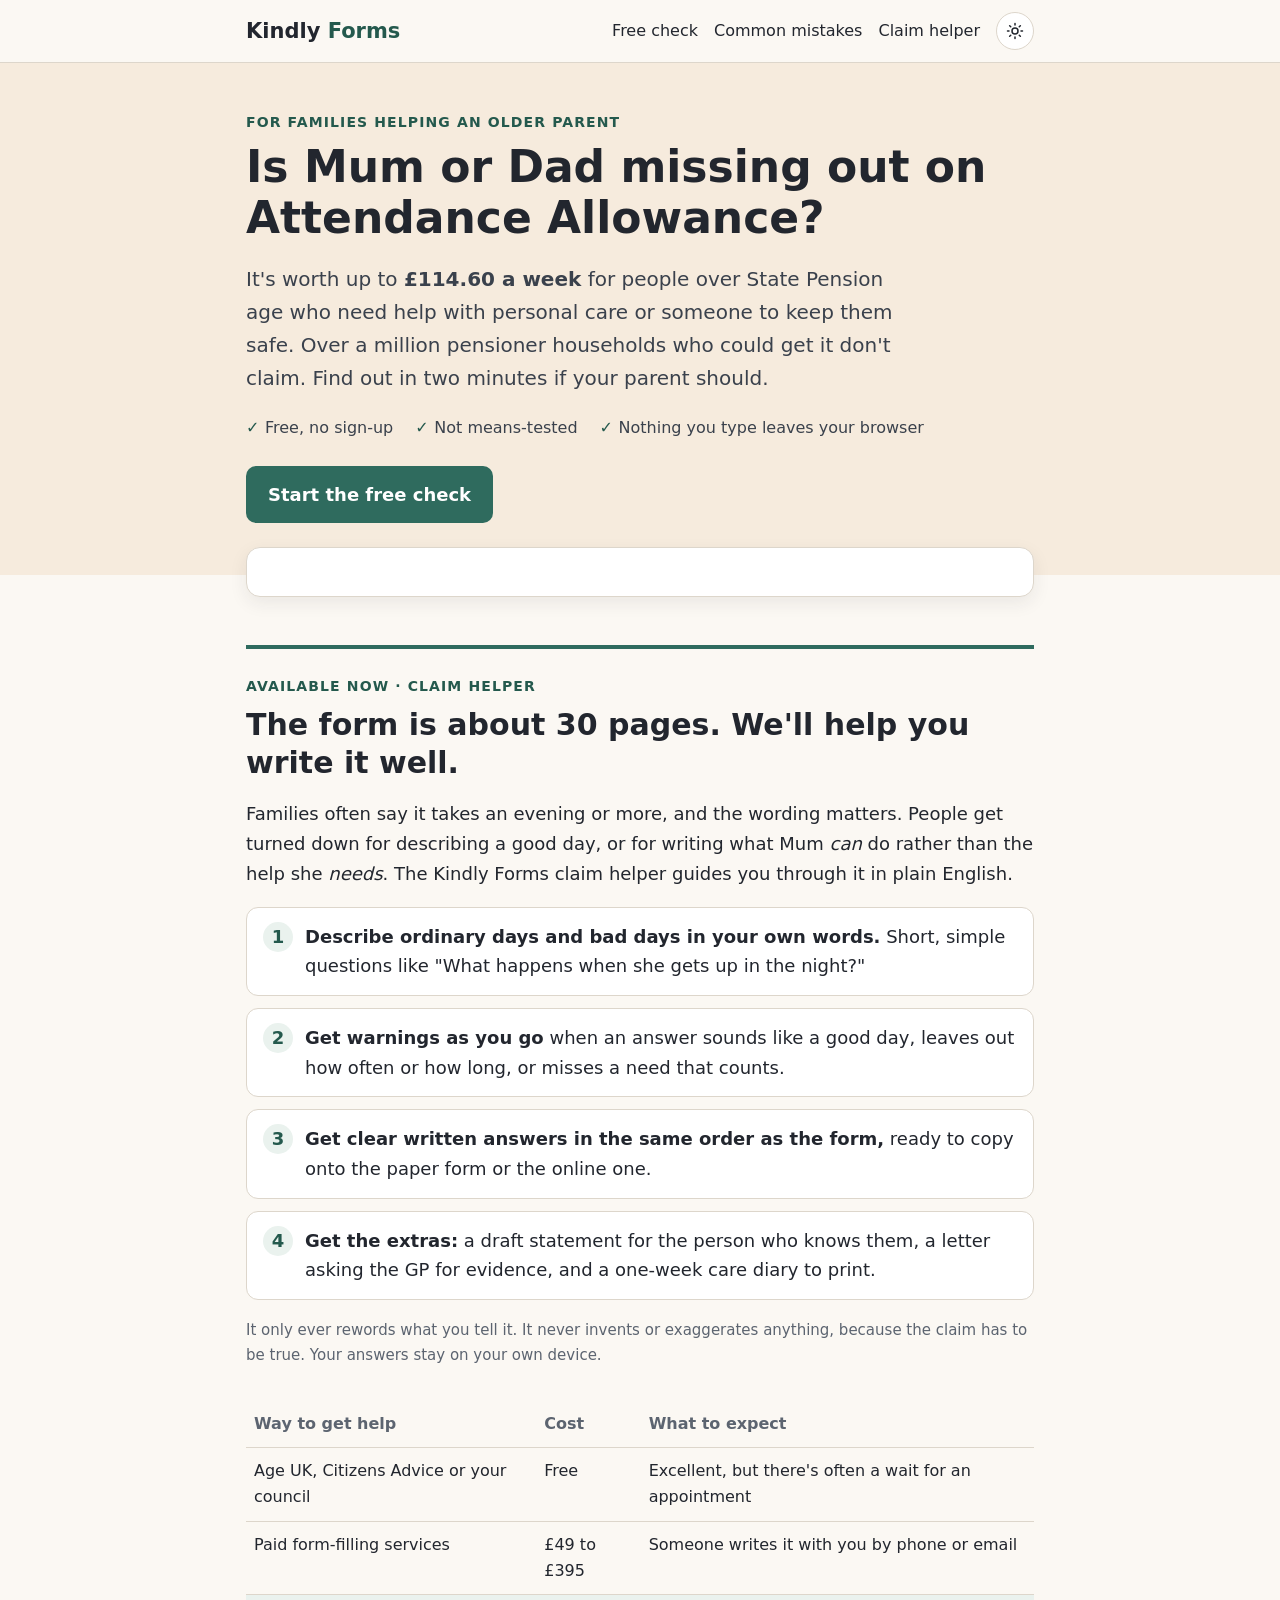
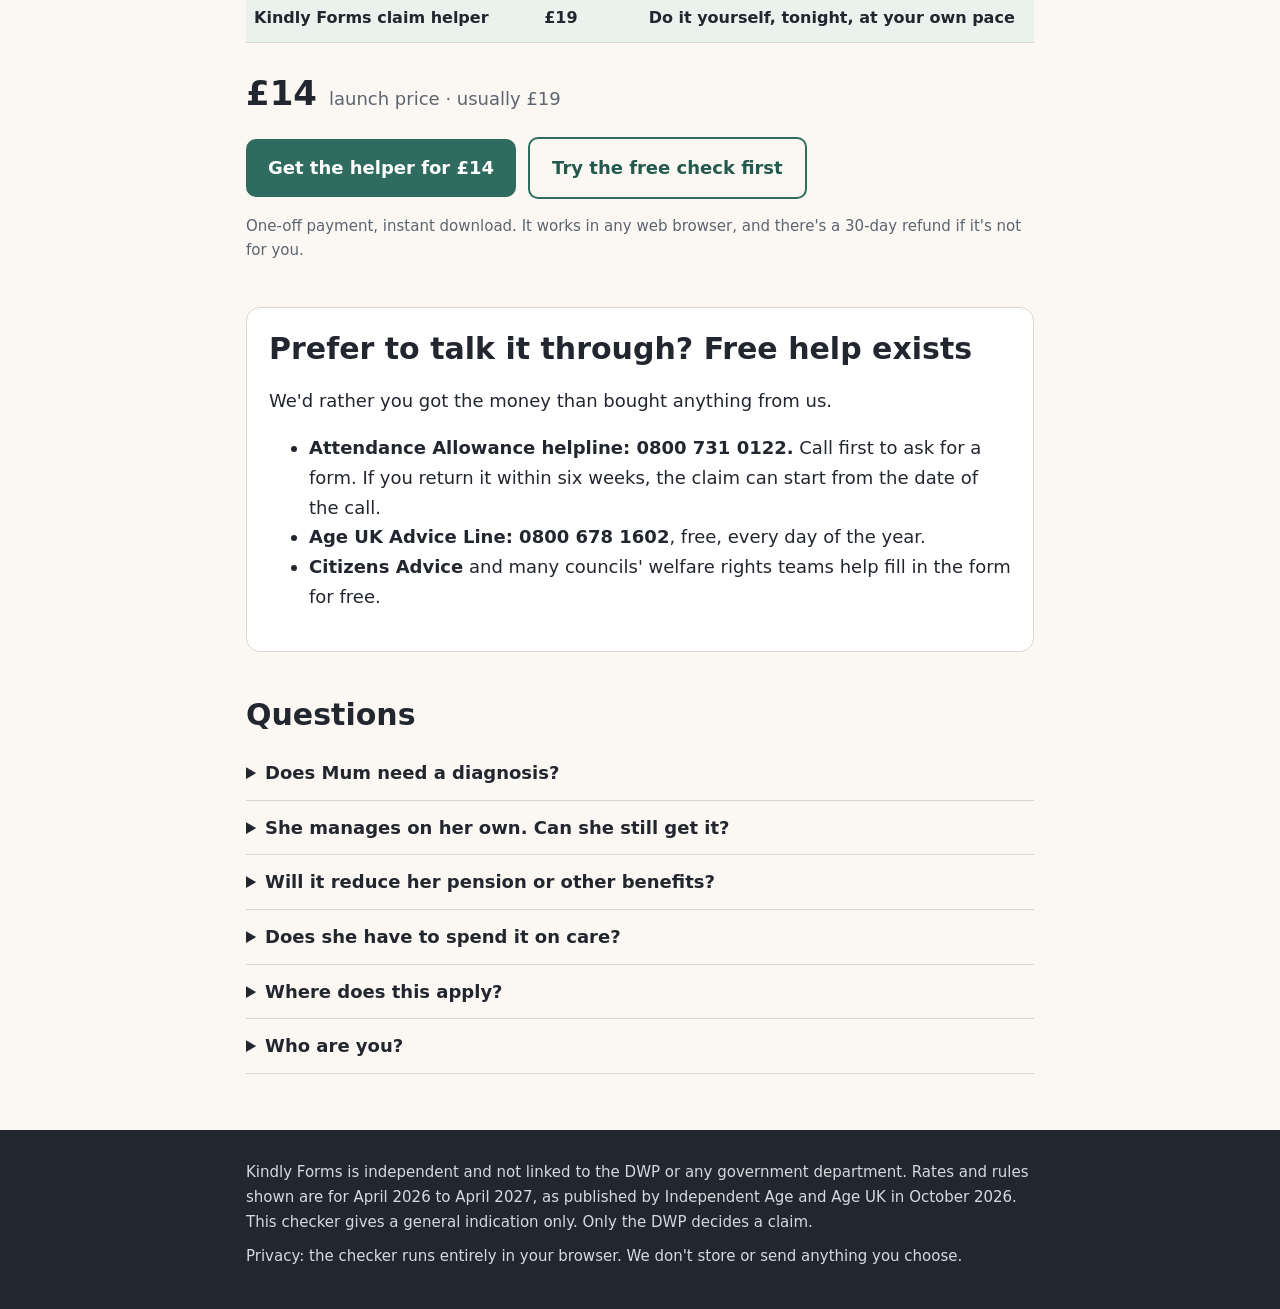
<file: index.html>
<!doctype html>
<html lang="en-GB">
<head>
<meta charset="utf-8">
<meta name="viewport" content="width=device-width, initial-scale=1">
<title>Free Attendance Allowance Checker (2026/27) | Kindly Forms</title>
<meta name="description" content="Helping a parent claim Attendance Allowance? Answer a few plain questions to see if it's worth claiming and at which rate: £76.70 or £114.60 a week in 2026/27. Free, and nothing leaves your browser.">
<link rel="canonical" href="https://cranke2.github.io/kindly-forms/">
<meta property="og:title" content="Is Mum or Dad missing out on Attendance Allowance?">
<meta property="og:description" content="A free 2-minute check, written for families. Up to £5,959 a year, not means-tested.">
<meta property="og:type" content="website">
<meta name="theme-color" content="#2F6B5E">
<link rel="icon" href="data:image/svg+xml,%3Csvg xmlns='http://www.w3.org/2000/svg' viewBox='0 0 32 32'%3E%3Crect width='32' height='32' rx='7' fill='%232F6B5E'/%3E%3Cpath d='M9 17l5 5 9-11' stroke='white' stroke-width='3.5' fill='none' stroke-linecap='round' stroke-linejoin='round'/%3E%3C/svg%3E">
<link rel="stylesheet" href="style.css">
<script src="theme.js"></script>
</head>
<body>
<header class="top"><div class="wrap"><a class="logo" href="./">Kindly <span>Forms</span></a><nav><a href="#check">Free check</a><a class="hide-sm" href="guides/attendance-allowance-form-mistakes.html">Common mistakes</a><a href="#helper">Claim helper</a><button class="theme-toggle" type="button" aria-label="Switch theme"><svg class="sun" viewBox="0 0 24 24" fill="none" stroke="currentColor" stroke-width="2" stroke-linecap="round"><circle cx="12" cy="12" r="4"/><path d="M12 2v2M12 20v2M4.9 4.9l1.4 1.4M17.7 17.7l1.4 1.4M2 12h2M20 12h2M4.9 19.1l1.4-1.4M17.7 6.3l1.4-1.4"/></svg><svg class="moon" viewBox="0 0 24 24" fill="none" stroke="currentColor" stroke-width="2" stroke-linecap="round" stroke-linejoin="round"><path d="M21 12.8A9 9 0 1 1 11.2 3a7 7 0 0 0 9.8 9.8z"/></svg></button></nav></div></header>

<section class="hero"><div class="wrap">
  <p class="eyebrow">For families helping an older parent</p>
  <h1>Is Mum or Dad missing out on Attendance Allowance?</h1>
  <p class="lead">It's worth up to <b>£114.60 a week</b> for people over State Pension age who need help with personal care or someone to keep them safe. Over a million pensioner households who could get it don't claim. Find out in two minutes if your parent should.</p>
  <ul class="facts"><li>Free, no sign-up</li><li>Not means-tested</li><li>Nothing you type leaves your browser</li></ul>
  <a class="btn" href="#check">Start the free check</a>
</div></section>

<div class="wrap">
  <section id="check" class="checker" aria-live="polite">
    <noscript><p>The checker needs JavaScript switched on. You can still read <a href="guides/attendance-allowance-form-mistakes.html">the common mistakes guide</a>.</p></noscript>
    <div id="checker"></div>
  </section>

  <section id="helper" class="product">
    <p class="eyebrow">Available now · Claim helper</p>
    <h2>The form is about 30 pages. We'll help you write it well.</h2>
    <p>Families often say it takes an evening or more, and the wording matters. People get turned down for describing a good day, or for writing what Mum <i>can</i> do rather than the help she <i>needs</i>. The Kindly Forms claim helper guides you through it in plain English.</p>
    <ol class="steps">
      <li><b>Describe ordinary days and bad days in your own words.</b> Short, simple questions like "What happens when she gets up in the night?"</li>
      <li><b>Get warnings as you go</b> when an answer sounds like a good day, leaves out how often or how long, or misses a need that counts.</li>
      <li><b>Get clear written answers in the same order as the form,</b> ready to copy onto the paper form or the online one.</li>
      <li><b>Get the extras:</b> a draft statement for the person who knows them, a letter asking the GP for evidence, and a one-week care diary to print.</li>
    </ol>
    <p class="small muted">It only ever rewords what you tell it. It never invents or exaggerates anything, because the claim has to be true. Your answers stay on your own device.</p>

    <div class="table-wrap"><table class="compare">
      <thead><tr><th>Way to get help</th><th>Cost</th><th>What to expect</th></tr></thead>
      <tbody>
        <tr><td>Age UK, Citizens Advice or your council</td><td>Free</td><td>Excellent, but there's often a wait for an appointment</td></tr>
        <tr><td>Paid form-filling services</td><td>£49 to £395</td><td>Someone writes it with you by phone or email</td></tr>
        <tr class="us"><td>Kindly Forms claim helper</td><td>£19</td><td>Do it yourself, tonight, at your own pace</td></tr>
      </tbody>
    </table></div>

    <div class="price-row"><span class="now">£14</span><span class="was">launch price · usually £19</span></div>
    <div class="cta-row">
      <a class="btn" id="preorder" href="https://crankster205.gumroad.com/l/attendance-allowance-helper">Get the helper for £14</a>
      <a class="btn ghost" href="#check">Try the free check first</a>
    </div>
    <p class="small muted">One-off payment, instant download. It works in any web browser, and there's a 30-day refund if it's not for you.</p>
  </section>

  <section class="free-help">
    <h2>Prefer to talk it through? Free help exists</h2>
    <p>We'd rather you got the money than bought anything from us.</p>
    <ul>
      <li><b>Attendance Allowance helpline: 0800 731 0122.</b> Call first to ask for a form. If you return it within six weeks, the claim can start from the date of the call.</li>
      <li><b>Age UK Advice Line: 0800 678 1602</b>, free, every day of the year.</li>
      <li><b>Citizens Advice</b> and many councils' welfare rights teams help fill in the form for free.</li>
    </ul>
  </section>

  <section class="faq">
    <h2>Questions</h2>
    <details><summary>Does Mum need a diagnosis?</summary><p>No. It's about the help she needs because of an illness, disability or mental health condition, including frailty, dementia, sight or hearing loss, not about the name of the condition.</p></details>
    <details><summary>She manages on her own. Can she still get it?</summary><p>Yes, possibly. What counts is the help she <i>needs</i>, even if nobody is giving it, and even if she struggles through on her own, slowly or unsafely.</p></details>
    <details><summary>Will it reduce her pension or other benefits?</summary><p>No. It isn't means-tested or taxed and it doesn't reduce other benefits. It can actually increase Pension Credit, Housing Benefit or Council Tax Reduction, and may let a family carer claim Carer's Allowance.</p></details>
    <details><summary>Does she have to spend it on care?</summary><p>No. It can be spent on anything, such as taxis, heating, a cleaner or meals.</p></details>
    <details><summary>Where does this apply?</summary><p>England, Wales and Northern Ireland. In Scotland it has been replaced by Pension Age Disability Payment, which Social Security Scotland runs.</p></details>
    <details><summary>Who are you?</summary><p>Kindly Forms makes plain-English help for UK forms. We're not the DWP or any government department, and we're not a law firm or advice agency. This is general information, not advice about anyone's own claim.</p></details>
  </section>
</div>

<footer class="foot"><div class="wrap">
  <p>Kindly Forms is independent and not linked to the DWP or any government department. Rates and rules shown are for April 2026 to April 2027, as published by Independent Age and Age UK in October 2026. This checker gives a general indication only. Only the DWP decides a claim.</p>
  <p>Privacy: the checker runs entirely in your browser. We don't store or send anything you choose.</p>
</div></footer>

<script>
(function () {
  var RATE_LOW = 76.70, RATE_HIGH = 114.60;
  var yr = function (w) { return "£" + Math.round(w * 52).toLocaleString("en-GB"); };

  // Each step: id, title, help, options [value, label, hint], optional tip.
  var STEPS = [
    { id: "where", title: "Where does your parent live?", options: [
      ["ew", "England or Wales"], ["ni", "Northern Ireland"], ["scot", "Scotland"] ] },
    { id: "age", title: "Have they reached State Pension age?", help: "That's 66 for most people at the moment. It's gradually rising to 67 for people born on or after 6 April 1960.", options: [
      ["yes", "Yes"], ["no", "No, not yet"] ] },
    { id: "pip", title: "Do they already get PIP or Disability Living Allowance?", options: [
      ["no", "No"], ["yes", "Yes"] ] },
    { id: "terminal", title: "Has a doctor or nurse said they may have less than 12 months to live?", help: "This is never easy to answer. If it's yes, there's a faster, simpler way to claim.", options: [
      ["no", "No"], ["yes", "Yes"] ] },
    { id: "dayCare", title: "During the day, do they need help with personal care?", help: "For example: washing, bathing, dressing, getting to or using the toilet, eating, taking medicines, getting in and out of bed or a chair, or communicating.",
      tip: "<b>Answer for a typical bad day,</b> and count help they need even if nobody gives it, or if they manage alone only slowly or unsafely.", options: [
      ["often", "Yes, several times a day", "Most days"], ["some", "Sometimes, or once or twice a day"], ["no", "No, they manage these safely"] ] },
    { id: "daySup", title: "During the day, does someone need to keep an eye on them to keep them safe?", help: "For example: falls or unsteadiness, confusion or dementia, forgetting the cooker or taps, wandering, seizures, or being at risk from their own low mood.", options: [
      ["often", "Yes, most of the time"], ["some", "Some of the time"], ["no", "No"] ] },
    { id: "nightCare", title: "At night, do they need help at least twice, or once for 20 minutes or more?", help: "For example: getting to the toilet, changing, turning over in bed, taking medication, or being settled back to sleep.", options: [
      ["yes", "Yes"], ["some", "Some nights"], ["no", "No"] ] },
    { id: "nightSup", title: "At night, does someone need to be awake to watch over them?", help: "For example: because they wander, fall, get confused, or have breathing problems or seizures.", options: [
      ["yes", "Yes"], ["no", "No"] ] },
    { id: "months", title: "How long have they needed this help?", options: [
      ["6plus", "Six months or more"], ["less", "Less than six months"] ] },
    { id: "home", title: "Where do they live now?", options: [
      ["own", "Their own home, or with family"], ["selfcare", "A care home they pay for themselves"], ["lacare", "A care home the council pays for"] ] }
  ];

  var root = document.getElementById("checker");
  var answers = {};
  var history = [];

  function nextIndex(i) {
    // Stop early where the answer already decides the result.
    var s = STEPS[i];
    if (s.id === "where" && answers.where === "scot") return -1;
    if (s.id === "age" && answers.age === "no") return -1;
    if (s.id === "pip" && answers.pip === "yes") return -1;
    if (s.id === "terminal" && answers.terminal === "yes") return STEPS.findIndex(function (x) { return x.id === "home"; });
    if (s.id === "nightCare" && answers.nightCare === "yes") return i + 2; // night already met, skip supervision
    if (s.id === "dayCare" && answers.dayCare === "often") return i + 2;   // day already met, skip supervision
    return i + 1 < STEPS.length ? i + 1 : -1;
  }

  function render(i) {
    var s = STEPS[i];
    var total = STEPS.length;
    var html = '<div class="progress" aria-hidden="true"><div style="width:' + Math.round(i / total * 100) + '%"></div></div>' +
      '<div class="fade"><p class="step-count">Question ' + (history.length + 1) + '</p>' +
      '<h2 class="q-title" tabindex="-1">' + s.title + '</h2>' +
      (s.help ? '<p class="q-help">' + s.help + '</p>' : '') +
      (s.tip ? '<p class="tip">' + s.tip + '</p>' : '') +
      '<div class="options" role="group" aria-label="' + s.title.replace(/"/g, "") + '">';
    s.options.forEach(function (o) {
      var picked = answers[s.id] === o[0] ? " picked" : "";
      html += '<button type="button" class="opt' + picked + '" data-v="' + o[0] + '"><b>' + o[1] + '</b>' + (o[2] ? '<span>' + o[2] + '</span>' : '') + '</button>';
    });
    html += '</div><div class="nav-row">' + (history.length ? '<button type="button" class="linkbtn" id="back">← Back</button>' : '<span></span>') + '</div></div>';
    root.innerHTML = html;
    root.querySelectorAll(".opt").forEach(function (b) {
      b.addEventListener("click", function () {
        answers[s.id] = b.getAttribute("data-v");
        history.push(i);
        var n = nextIndex(i);
        if (n === -1) showResult(); else render(n);
        focusTitle();
      });
    });
    var back = document.getElementById("back");
    if (back) back.addEventListener("click", function () { render(history.pop()); focusTitle(); });
  }

  function focusTitle() {
    var t = root.querySelector(".q-title, .verdict h2");
    if (t) t.focus({ preventScroll: true });
    var top = document.getElementById("check").getBoundingClientRect().top;
    if (top < 0 || top > window.innerHeight * 0.6) document.getElementById("check").scrollIntoView();
  }

  function verdict(cls, title, amount, body) {
    return '<div class="verdict ' + cls + '"><h2 tabindex="-1" style="margin:0 0 6px;font-size:22px">' + title + '</h2>' +
      (amount ? '<div class="amount">' + amount + '</div>' : '') + (body ? '<p style="margin:8px 0 0">' + body + '</p>' : '') + '</div>';
  }

  var HELPLINE_EW = '<b>Call the Attendance Allowance helpline on 0800 731 0122</b> and ask for a claim form. If the form is returned within six weeks, the claim can be paid from the date of the call. (You can also download the form or apply online at GOV.UK, but the online form has limited places each week and can\'t be saved partway through.)';
  var HELPLINE_NI = '<b>Contact the Disability and Carers Service through nidirect</b> to ask for a claim form. Ask them to note the date of your call.';

  var UNLOCKS = '<h3>What it can unlock</h3><ul>' +
    '<li><b>Pension Credit, or more of it.</b> A disability addition can apply when someone gets Attendance Allowance and lives alone. Pension Credit also opens the door to the Winter Fuel Payment, a free TV licence over 75 and help with council tax.</li>' +
    '<li><b>Carer\'s Allowance for whoever looks after them,</b> if that person gives 35 hours or more of care a week and isn\'t over the earnings limit.</li>' +
    '<li><b>Council Tax Reduction,</b> or a discount for someone with severe mental impairment such as dementia.</li></ul>';

  var CTA = '<div class="callout"><h3>Next: writing the form well</h3><p>The answers on the form decide the outcome. Our claim helper walks you through each question in plain English and warns you when an answer undersells the help needed. It's available now for £14.</p>' +
    '<div class="cta-row"><a class="btn" href="#helper">See the claim helper</a><a class="linkbtn" href="guides/attendance-allowance-form-mistakes.html">Or read the 7 common mistakes (free)</a></div></div>';

  function showResult() {
    var a = answers, html = "";
    var region = a.where === "ni" ? "ni" : "ew";

    if (a.where === "scot") {
      html = verdict("maybe", "In Scotland, it's Pension Age Disability Payment instead", "", "Scotland replaced Attendance Allowance with Pension Age Disability Payment, run by Social Security Scotland. The rules are similar, so it's well worth applying. You can apply online, by phone or on paper through mygov.scot.");
    } else if (a.age === "no") {
      html = verdict("maybe", "Look at PIP instead", "", "Attendance Allowance is only for people over State Pension age. Under that age, the benefit is Personal Independence Payment (PIP), which also has a mobility part.");
    } else if (a.pip === "yes") {
      html = verdict("no", "They can't get both", "", "Someone already getting PIP or Disability Living Allowance can keep it after State Pension age and can't get Attendance Allowance as well. If their needs have increased, ask about a review of their PIP or DLA instead.");
    } else if (a.home === "lacare") {
      html = verdict("no", "Usually not paid in a council-funded care home", "", "Attendance Allowance normally stops after 28 days for someone whose care home place is paid for by the council. If they are self-funding, or if that changes, check again.");
    } else if (a.terminal === "yes") {
      html = verdict("", "They can claim the higher rate straight away", "£" + RATE_HIGH.toFixed(2) + " a week", "Under the special rules for end of life, there's no six-month wait and no need to describe care needs in detail. Claims are usually dealt with in about eight days.") +
        '<h3>What to do</h3><ol><li>Ask their doctor, nurse or consultant for an <b>SR1 form</b>. They fill it in and there\'s no charge.</li><li>' + (region === "ni" ? HELPLINE_NI : 'Call <b>0800 731 0122</b> and say you\'re claiming under the special rules.') + ' Someone else can make the claim for them, and they don\'t need to be told why.</li></ol>' + UNLOCKS;
    } else {
      var day = a.dayCare === "often" || a.daySup === "often";
      var night = a.nightCare === "yes" || a.nightSup === "yes";
      var some = a.dayCare === "some" || a.daySup === "some" || a.nightCare === "some";
      var notYet = a.months === "less";
      if (day && night) {
        html = verdict("", "It looks worth claiming at the higher rate", "£" + RATE_HIGH.toFixed(2) + " a week", "That's about " + yr(RATE_HIGH) + " a year, because they need help or watching over both by day and at night.");
      } else if (day || night) {
        html = verdict("", "It looks worth claiming at the lower rate", "£" + RATE_LOW.toFixed(2) + " a week", "That's about " + yr(RATE_LOW) + " a year, because they need help " + (day ? "during the day" : "at night") + ". If they also need help " + (day ? "at night" : "during the day") + ", it would be the higher rate of £" + RATE_HIGH.toFixed(2) + ".");
      } else if (some) {
        html = verdict("maybe", "It could be worth claiming", "Possibly £" + RATE_LOW.toFixed(2) + " a week", "Their needs sound borderline, and families often underestimate them. Keep a simple diary for a week, noting every time they need help or a close eye, and how long it takes. If it's happening most days, it's worth claiming.");
      } else {
        html = verdict("no", "It may not be worth claiming yet", "", "From your answers, they manage personal care and stay safe without help. If that changes, perhaps after a fall, a hospital stay or worsening memory, check again. It's still worth checking whether they can get Pension Credit, which is under-claimed by about a third of the people who qualify.");
      }
      if (notYet && (day || night || some)) {
        html += '<p class="tip"><b>Timing:</b> they can be paid once they\'ve needed help for six months. You can send the claim when they reach that point, so note the date their needs started.</p>';
      }
      if (day || night || some) {
        html += '<h3>What to do next</h3><ol><li>' + (region === "ni" ? HELPLINE_NI : HELPLINE_EW) + '</li>' +
          '<li><b>Describe bad days as well as good ones,</b> and say how often and how long each kind of help takes. Write about what they <i>need</i>, not what they manage to do alone.</li>' +
          '<li><b>Include a statement</b> from someone who knows them, such as a GP, nurse, carer or a family member.</li></ol>' + UNLOCKS + CTA;
      }
    }
    html += '<div class="nav-row"><button type="button" class="linkbtn" id="restart">Start again</button><button type="button" class="linkbtn" id="back">← Change my last answer</button></div>';
    root.innerHTML = '<div class="progress" aria-hidden="true"><div style="width:100%"></div></div><div class="result fade">' + html + '</div>';
    document.getElementById("restart").addEventListener("click", function () { answers = {}; history = []; render(0); focusTitle(); });
    document.getElementById("back").addEventListener("click", function () { render(history.pop()); focusTitle(); });
  }

  render(0);
})();
</script>
</body>
</html>
</file>
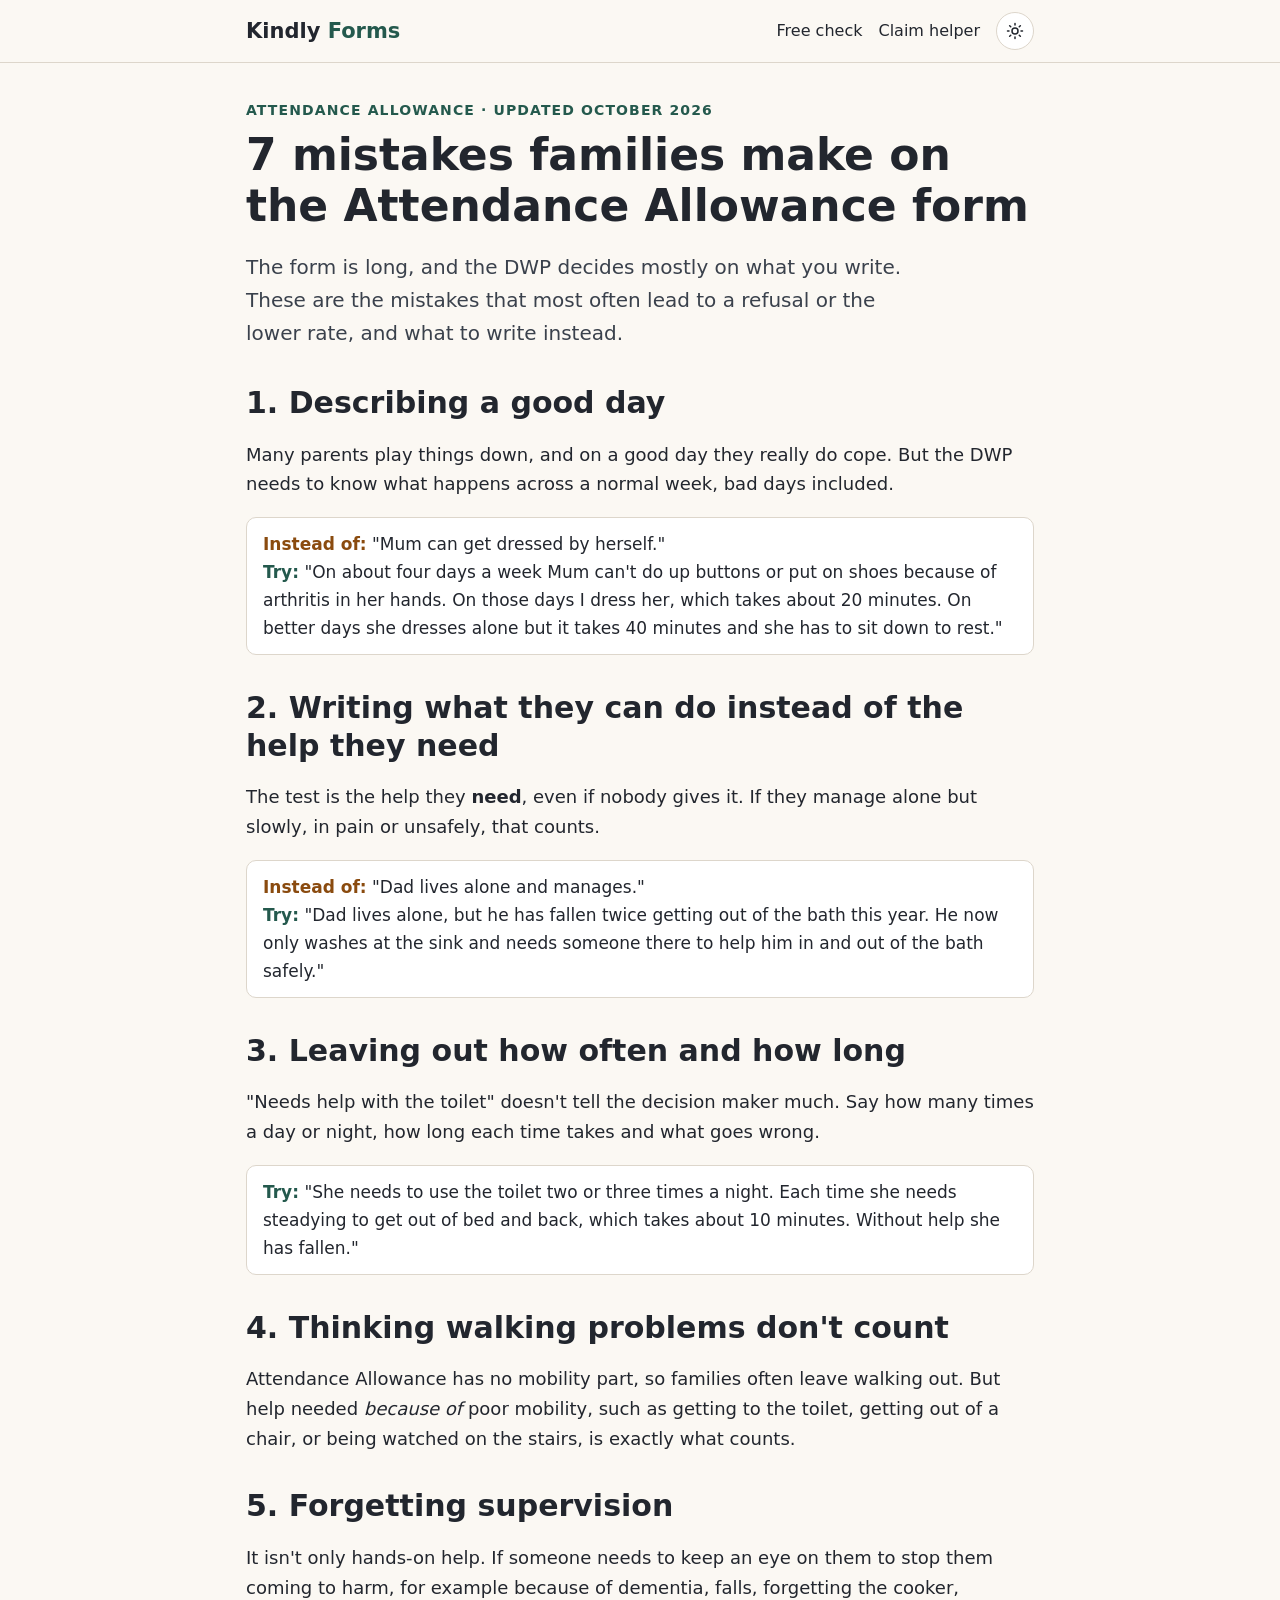
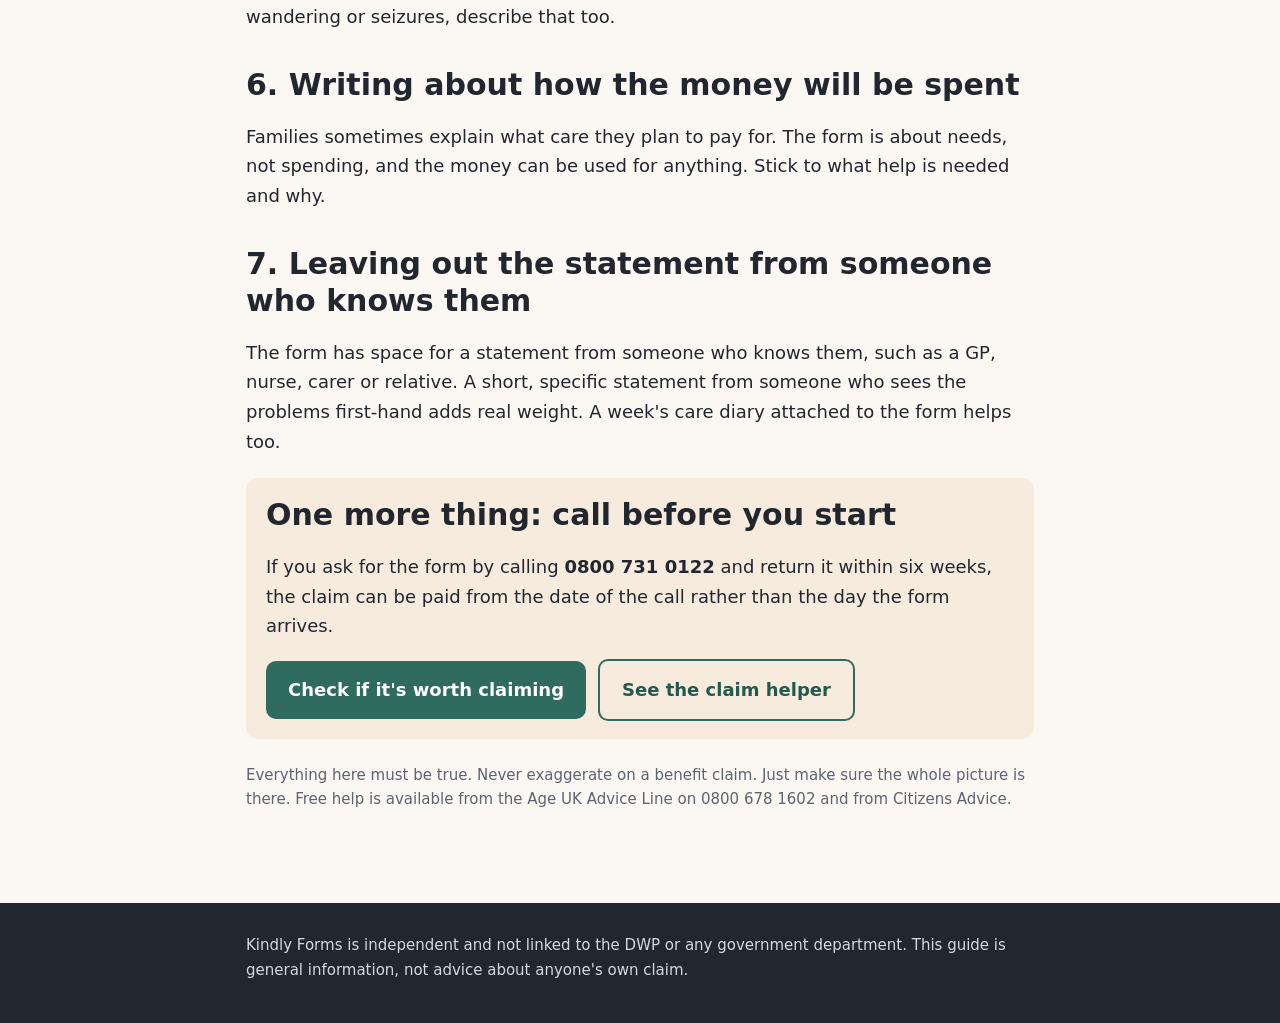
<file: guides/attendance-allowance-form-mistakes.html>
<!doctype html>
<html lang="en-GB">
<head>
<meta charset="utf-8">
<meta name="viewport" content="width=device-width, initial-scale=1">
<title>7 Attendance Allowance Form Mistakes Families Make | Kindly Forms</title>
<meta name="description" content="Filling in the Attendance Allowance form for a parent? These seven common mistakes lead to refusals or the lower rate. Plain-English examples of what to write instead.">
<link rel="canonical" href="https://cranke2.github.io/kindly-forms/guides/attendance-allowance-form-mistakes.html">
<meta name="theme-color" content="#2F6B5E">
<link rel="icon" href="data:image/svg+xml,%3Csvg xmlns='http://www.w3.org/2000/svg' viewBox='0 0 32 32'%3E%3Crect width='32' height='32' rx='7' fill='%232F6B5E'/%3E%3Cpath d='M9 17l5 5 9-11' stroke='white' stroke-width='3.5' fill='none' stroke-linecap='round' stroke-linejoin='round'/%3E%3C/svg%3E">
<link rel="stylesheet" href="../style.css">
<script src="../theme.js"></script>
</head>
<body>
<header class="top"><div class="wrap"><a class="logo" href="../">Kindly <span>Forms</span></a><nav><a href="../#check">Free check</a><a href="../#helper">Claim helper</a><button class="theme-toggle" type="button" aria-label="Switch theme"><svg class="sun" viewBox="0 0 24 24" fill="none" stroke="currentColor" stroke-width="2" stroke-linecap="round"><circle cx="12" cy="12" r="4"/><path d="M12 2v2M12 20v2M4.9 4.9l1.4 1.4M17.7 17.7l1.4 1.4M2 12h2M20 12h2M4.9 19.1l1.4-1.4M17.7 6.3l1.4-1.4"/></svg><svg class="moon" viewBox="0 0 24 24" fill="none" stroke="currentColor" stroke-width="2" stroke-linecap="round" stroke-linejoin="round"><path d="M21 12.8A9 9 0 1 1 11.2 3a7 7 0 0 0 9.8 9.8z"/></svg></button></nav></div></header>

<main class="wrap article">
  <p class="eyebrow">Attendance Allowance · updated October 2026</p>
  <h1>7 mistakes families make on the Attendance Allowance form</h1>
  <p class="lead">The form is long, and the DWP decides mostly on what you write. These are the mistakes that most often lead to a refusal or the lower rate, and what to write instead.</p>

  <h2>1. Describing a good day</h2>
  <p>Many parents play things down, and on a good day they really do cope. But the DWP needs to know what happens across a normal week, bad days included.</p>
  <div class="example"><span class="bad">Instead of:</span> "Mum can get dressed by herself."<br><span class="good">Try:</span> "On about four days a week Mum can't do up buttons or put on shoes because of arthritis in her hands. On those days I dress her, which takes about 20 minutes. On better days she dresses alone but it takes 40 minutes and she has to sit down to rest."</div>

  <h2>2. Writing what they can do instead of the help they need</h2>
  <p>The test is the help they <b>need</b>, even if nobody gives it. If they manage alone but slowly, in pain or unsafely, that counts.</p>
  <div class="example"><span class="bad">Instead of:</span> "Dad lives alone and manages."<br><span class="good">Try:</span> "Dad lives alone, but he has fallen twice getting out of the bath this year. He now only washes at the sink and needs someone there to help him in and out of the bath safely."</div>

  <h2>3. Leaving out how often and how long</h2>
  <p>"Needs help with the toilet" doesn't tell the decision maker much. Say how many times a day or night, how long each time takes and what goes wrong.</p>
  <div class="example"><span class="good">Try:</span> "She needs to use the toilet two or three times a night. Each time she needs steadying to get out of bed and back, which takes about 10 minutes. Without help she has fallen."</div>

  <h2>4. Thinking walking problems don't count</h2>
  <p>Attendance Allowance has no mobility part, so families often leave walking out. But help needed <i>because of</i> poor mobility, such as getting to the toilet, getting out of a chair, or being watched on the stairs, is exactly what counts.</p>

  <h2>5. Forgetting supervision</h2>
  <p>It isn't only hands-on help. If someone needs to keep an eye on them to stop them coming to harm, for example because of dementia, falls, forgetting the cooker, wandering or seizures, describe that too.</p>

  <h2>6. Writing about how the money will be spent</h2>
  <p>Families sometimes explain what care they plan to pay for. The form is about needs, not spending, and the money can be used for anything. Stick to what help is needed and why.</p>

  <h2>7. Leaving out the statement from someone who knows them</h2>
  <p>The form has space for a statement from someone who knows them, such as a GP, nurse, carer or relative. A short, specific statement from someone who sees the problems first-hand adds real weight. A week's care diary attached to the form helps too.</p>

  <div class="callout">
    <h2 style="margin-top:0">One more thing: call before you start</h2>
    <p>If you ask for the form by calling <b>0800 731 0122</b> and return it within six weeks, the claim can be paid from the date of the call rather than the day the form arrives.</p>
    <div class="cta-row"><a class="btn" href="../#check">Check if it's worth claiming</a><a class="btn ghost" href="../#helper">See the claim helper</a></div>
  </div>
  <p class="small muted" style="margin-top:24px">Everything here must be true. Never exaggerate on a benefit claim. Just make sure the whole picture is there. Free help is available from the Age UK Advice Line on 0800 678 1602 and from Citizens Advice.</p>
</main>

<footer class="foot"><div class="wrap">
  <p>Kindly Forms is independent and not linked to the DWP or any government department. This guide is general information, not advice about anyone's own claim.</p>
</div></footer>
</body>
</html>
</file>
<file: style.css>
:root {
  color-scheme: light;
  --text: #22262E; --bg: #FBF8F3; --surface: #ffffff; --accent: #2F6B5E; --accent-text: #24594D;
  --pale: #EAF2EE; --warm: #F6EBDD; --muted: #5C6470; --lead: #3A414C; --line: #DDD6CB;
  --amber: #8A4B0F; --amber-bg: #FCEFD9; --head-bg: #FBF8F3; --foot-bg: #22262E; --foot-text: #D5D9DF;
  --focus: #1D4ED8; --shadow: 0 6px 18px rgba(34, 38, 46, .08);
}
:root[data-theme="dark"] {
  color-scheme: dark;
  --text: #E8E6E1; --bg: #15181D; --surface: #1D2128; --accent: #3E8A79; --accent-text: #7CCBB6;
  --pale: #1C2E2A; --warm: #2B2620; --muted: #A2A9B3; --lead: #C9CDD3; --line: #333944;
  --amber: #F2B467; --amber-bg: #33281A; --head-bg: #15181D; --foot-bg: #0E1013; --foot-text: #A2A9B3;
  --focus: #93B4FF; --shadow: 0 6px 18px rgba(0, 0, 0, .35);
}
* { box-sizing: border-box; }
html { scroll-behavior: smooth; }
body { margin: 0; font-family: system-ui, -apple-system, "Segoe UI", Roboto, Arial, sans-serif; color: var(--text); background: var(--bg); line-height: 1.65; font-size: 18px; }
:focus-visible { outline: 3px solid var(--focus); outline-offset: 2px; }
.wrap { max-width: 820px; margin: 0 auto; padding: 0 16px; }
a { color: var(--accent-text); }
section[id] { scroll-margin-top: 80px; }

.top { border-bottom: 1px solid var(--line); background: var(--head-bg); position: sticky; top: 0; z-index: 10; }
.top .wrap { display: flex; align-items: center; justify-content: space-between; flex-wrap: wrap; gap: 8px; padding-top: 12px; padding-bottom: 12px; }
.logo { font-weight: 800; color: var(--text); text-decoration: none; font-size: 21px; }
.logo span { color: var(--accent-text); }
nav { display: flex; gap: 16px; align-items: center; flex-wrap: wrap; font-size: 16px; }
nav a { text-decoration: none; color: var(--text); }
nav a:hover { text-decoration: underline; }

.btn { display: inline-block; background: var(--accent); color: #fff !important; padding: 14px 22px; border-radius: 10px; text-decoration: none; font-weight: 700; border: 0; font-size: 18px; cursor: pointer; transition: transform .15s ease, box-shadow .2s ease, filter .2s ease; }
.btn:hover { transform: translateY(-1px); box-shadow: var(--shadow); filter: brightness(1.06); }
.btn.small { padding: 8px 14px; font-size: 15px; }
.btn.ghost { background: transparent; color: var(--accent-text) !important; border: 2px solid var(--accent); }
.theme-toggle { width: 38px; height: 38px; border-radius: 50%; border: 1px solid var(--line); background: var(--surface); color: var(--text); cursor: pointer; display: inline-grid; place-items: center; padding: 0; }
.theme-toggle svg { width: 18px; height: 18px; }
.theme-toggle .moon { display: none; }
:root[data-theme="dark"] .theme-toggle .sun { display: none; }
:root[data-theme="dark"] .theme-toggle .moon { display: block; }

.hero { background: var(--warm); padding: 48px 0 52px; }
.eyebrow { text-transform: uppercase; letter-spacing: .08em; font-size: 14px; font-weight: 700; color: var(--accent-text); margin: 0 0 8px; }
h1 { font-size: clamp(30px, 5.2vw, 44px); line-height: 1.15; margin: 0 0 14px; }
h2 { font-size: clamp(24px, 3.6vw, 30px); line-height: 1.25; margin: 0 0 12px; }
h3 { font-size: 20px; margin: 0 0 6px; }
.lead { font-size: 20px; color: var(--lead); max-width: 680px; }
.muted { color: var(--muted); }
.small { font-size: 15px; }
.facts { display: flex; flex-wrap: wrap; gap: 10px 22px; padding: 0; margin: 18px 0 24px; list-style: none; font-size: 16px; color: var(--lead); }
.facts li::before { content: "✓ "; color: var(--accent-text); font-weight: 700; }

/* Checker */
.checker { margin-top: -28px; background: var(--surface); border: 1px solid var(--line); border-radius: 14px; box-shadow: var(--shadow); padding: 24px; }
.progress { height: 8px; background: var(--pale); border-radius: 999px; overflow: hidden; margin-bottom: 18px; }
.progress div { height: 100%; width: 0; background: var(--accent); transition: width .35s ease; }
.step-count { font-size: 15px; color: var(--muted); margin: 0 0 4px; }
.q-title { font-size: 23px; line-height: 1.3; margin: 0 0 6px; }
.q-help { color: var(--lead); margin: 0 0 16px; font-size: 17px; }
.options { display: grid; gap: 10px; }
.opt { display: block; width: 100%; text-align: left; padding: 15px 18px; border: 2px solid var(--line); border-radius: 12px; background: var(--bg); color: var(--text); font: inherit; cursor: pointer; transition: border-color .2s ease, background-color .2s ease; }
.opt:hover { border-color: var(--accent); background: var(--pale); }
.opt b { display: block; }
.opt span { display: block; font-size: 15px; color: var(--muted); }
.opt.picked { border-color: var(--accent); background: var(--pale); }
.nav-row { display: flex; justify-content: space-between; align-items: center; margin-top: 16px; gap: 10px; }
.linkbtn { background: none; border: 0; color: var(--accent-text); font: inherit; font-size: 16px; text-decoration: underline; cursor: pointer; padding: 6px 0; }
.tip { background: var(--amber-bg); color: var(--text); border-left: 4px solid var(--amber); border-radius: 8px; padding: 12px 14px; font-size: 16px; margin: 0 0 18px; }
.tip b { color: var(--amber); }

.verdict { border-radius: 12px; padding: 18px 20px; margin-bottom: 18px; background: var(--pale); }
.verdict .amount { font-size: clamp(30px, 6vw, 40px); font-weight: 800; color: var(--accent-text); line-height: 1.1; }
.verdict.maybe { background: var(--amber-bg); }
.verdict.maybe .amount { color: var(--amber); }
.verdict.no { background: var(--warm); }
.verdict.no .amount { color: var(--lead); font-size: 26px; }
.result h3 { margin-top: 22px; }
.result ul, .result ol { padding-left: 22px; }
.result li { margin-bottom: 8px; }
.callout { background: var(--warm); border-radius: 12px; padding: 18px 20px; margin-top: 22px; }
.fade { animation: rise .35s ease both; }
@keyframes rise { from { opacity: 0; transform: translateY(8px); } to { opacity: 1; transform: none; } }
@media (prefers-reduced-motion: reduce) { .fade { animation: none; } .progress div { transition: none; } html { scroll-behavior: auto; } }

/* Product */
.product { margin-top: 48px; border-top: 4px solid var(--accent); padding-top: 26px; }
.price-row { display: flex; align-items: baseline; gap: 12px; flex-wrap: wrap; margin: 4px 0 16px; }
.price-row .now { font-size: 34px; font-weight: 800; }
.price-row .was { color: var(--muted); }
.steps { counter-reset: s; list-style: none; padding: 0; display: grid; gap: 12px; }
.steps li { counter-increment: s; background: var(--surface); border: 1px solid var(--line); border-radius: 12px; padding: 14px 16px 14px 58px; position: relative; }
.steps li::before { content: counter(s); position: absolute; left: 16px; top: 14px; width: 30px; height: 30px; border-radius: 50%; background: var(--pale); color: var(--accent-text); font-weight: 800; display: grid; place-items: center; }
.compare { width: 100%; border-collapse: collapse; margin: 18px 0; font-size: 16px; }
.compare th, .compare td { text-align: left; padding: 10px 8px; border-bottom: 1px solid var(--line); vertical-align: top; }
.compare th { color: var(--muted); font-weight: 600; }
.compare tr.us td { background: var(--pale); font-weight: 600; }
.table-wrap { overflow-x: auto; }
.cta-row { display: flex; flex-wrap: wrap; gap: 12px; align-items: center; margin-top: 10px; }

.free-help { margin-top: 44px; background: var(--surface); border: 1px solid var(--line); border-radius: 14px; padding: 22px; }
.faq { margin-top: 44px; }
details { border-bottom: 1px solid var(--line); padding: 12px 0; }
summary { font-weight: 600; cursor: pointer; }
details p { margin: 8px 0 4px; color: var(--lead); }

.article { padding-top: 36px; padding-bottom: 20px; }
.article h2 { margin-top: 34px; }
.article li { margin-bottom: 10px; }
.example { background: var(--surface); border: 1px solid var(--line); border-radius: 10px; padding: 12px 16px; margin: 10px 0; font-size: 17px; }
.example .bad { color: var(--amber); font-weight: 700; }
.example .good { color: var(--accent-text); font-weight: 700; }

.foot { background: var(--foot-bg); color: var(--foot-text); margin-top: 56px; padding: 30px 0; font-size: 15px; }
.foot a { color: var(--foot-text); }
.foot p { margin: 0 0 10px; }

@media (max-width: 560px) {
  body { font-size: 17px; }
  .checker { padding: 18px 16px; }
  .q-title { font-size: 21px; }
  nav { gap: 12px; }
  .hide-sm { display: none; }
}
</file>
